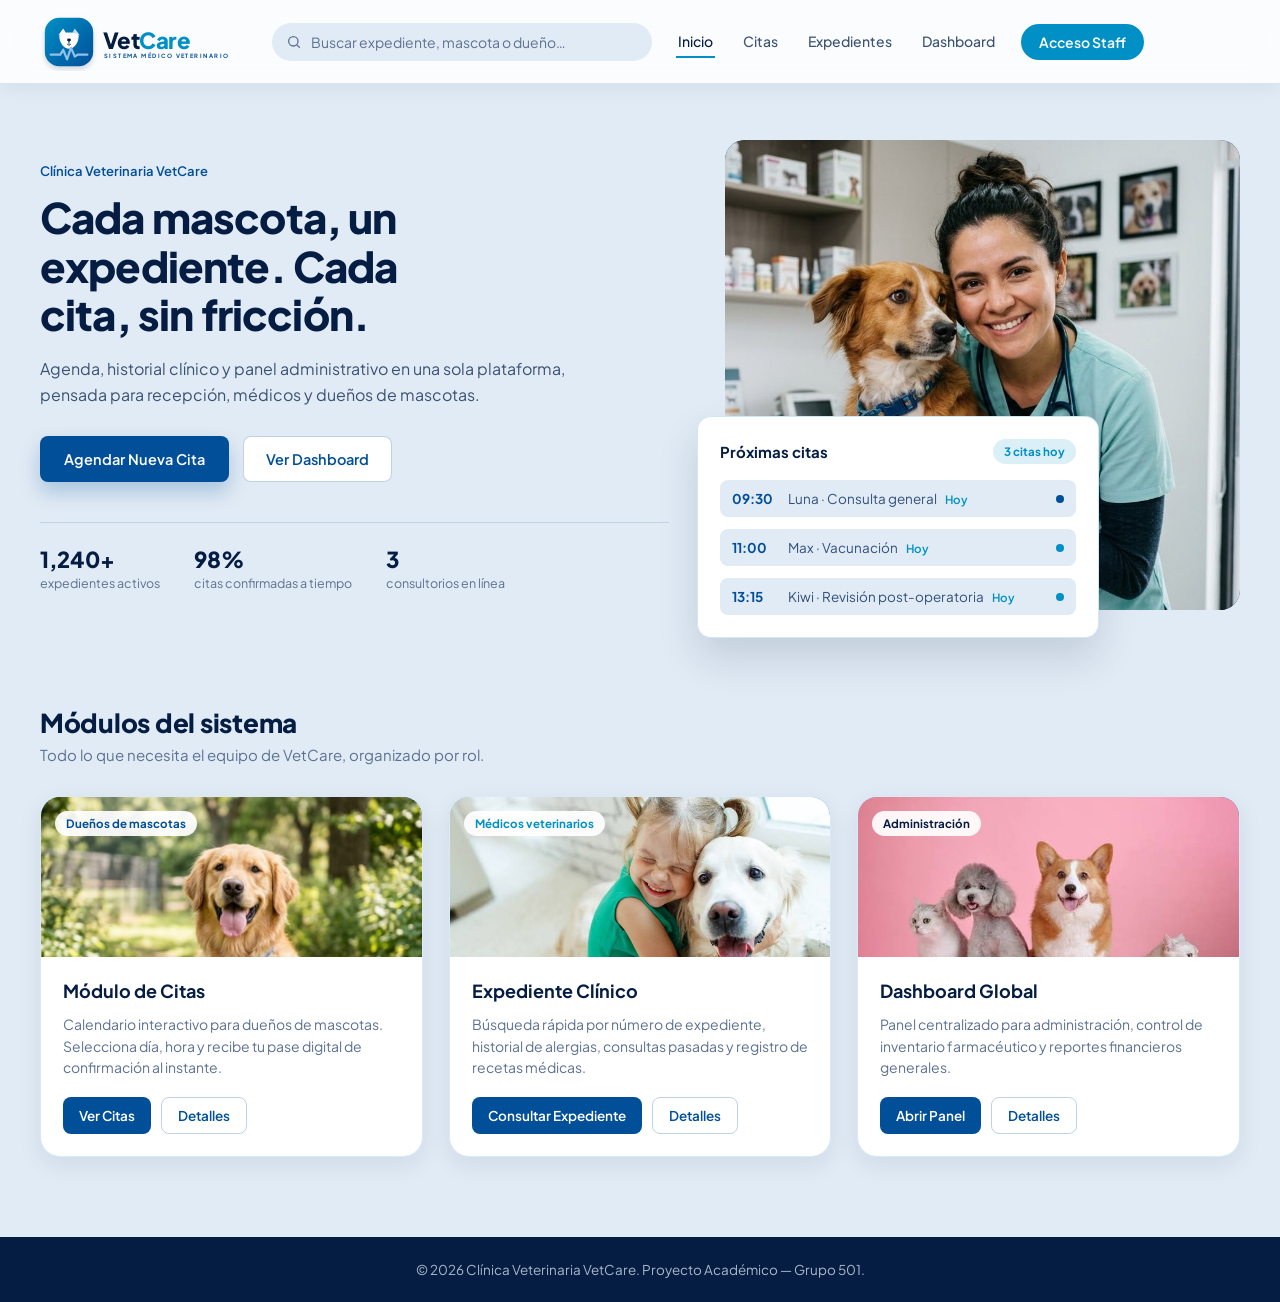
<file: index.html>
<!DOCTYPE html>
<html lang="es">
<head>
<meta charset="UTF-8">
<meta name="viewport" content="width=device-width, initial-scale=1.0">
<title>VetCare · Plataforma clínica veterinaria</title>
<link rel="icon" href="assets/favicon.svg" type="image/svg+xml">
<link rel="stylesheet" href="style.css">
<link rel="preconnect" href="https://fonts.googleapis.com">
<link rel="preconnect" href="https://fonts.gstatic.com" crossorigin>
<link href="https://fonts.googleapis.com/css2?family=Plus+Jakarta+Sans:wght@400;500;600;700;800&display=swap" rel="stylesheet">
</head>
<body data-page="inicio">

<div id="site-header"></div>

<main class="main-container">

  <section class="hero-section" id="inicio">
    <div class="hero-content">
      <span class="hero-eyebrow">Clínica Veterinaria VetCare</span>
      <h1>Cada mascota, un expediente. Cada cita, sin fricción.</h1>
      <p>Agenda, historial clínico y panel administrativo en una sola plataforma, pensada para recepción, médicos y dueños de mascotas.</p>
      <div class="hero-actions">
        <a href="citas.html" class="hero-btn" id="scheduleBtn">Agendar Nueva Cita</a>
        <a href="dashboard.html" class="hero-btn-secondary">Ver Dashboard</a>
      </div>
      <div class="hero-metrics">
        <div class="metric"><strong>1,240+</strong><span>expedientes activos</span></div>
        <div class="metric"><strong>98%</strong><span>citas confirmadas a tiempo</span></div>
        <div class="metric"><strong>3</strong><span>consultorios en línea</span></div>
      </div>
    </div>

    <div class="hero-visual">
      <img src="assets/veterinaria.jpeg" alt="Veterinaria abrazando a un perro en el consultorio" class="hero-visual-img" onerror="this.style.display='none'">
      <div class="hero-preview-card">
        <div class="preview-header">
          <span class="preview-title">Próximas citas</span>
          <span class="badge badge-cyan" id="agendaCount"></span>
        </div>
        <ul class="preview-list" id="agendaHoy"></ul>
      </div>
    </div>
  </section>

  <section class="modules-section" id="modulos">
    <div class="section-heading">
      <h2>Módulos del sistema</h2>
      <p>Todo lo que necesita el equipo de VetCare, organizado por rol.</p>
    </div>

    <div class="cards-grid" id="cardsGrid">

      <article class="card" data-keywords="citas calendario agenda reservar horario">
        <div class="card-media">
          <img src="assets/luna.jpeg" alt="Golden retriever sentado en un parque" onerror="this.style.display='none'">
          <span class="badge badge-blue card-badge">Dueños de mascotas</span>
        </div>
        <div class="card-body">
          <h3>Módulo de Citas</h3>
          <p>Calendario interactivo para dueños de mascotas. Selecciona día, hora y recibe tu pase digital de confirmación al instante.</p>
          <div class="card-actions">
            <button class="card-btn card-btn-primary" data-href="citas.html">Ver Citas</button>
            <button class="card-btn card-btn-secondary" data-info="Agenda una cita, filtra por estado y confírmala o cancélala.">Detalles</button>
          </div>
        </div>
      </article>

      <article class="card" data-keywords="expediente historial alergias recetas consultas">
        <div class="card-media">
          <img src="assets/perro2.jpeg" alt="Niña abrazando a su perro" onerror="this.style.display='none'">
          <span class="badge badge-cyan card-badge">Médicos veterinarios</span>
        </div>
        <div class="card-body">
          <h3>Expediente Clínico</h3>
          <p>Búsqueda rápida por número de expediente, historial de alergias, consultas pasadas y registro de recetas médicas.</p>
          <div class="card-actions">
            <button class="card-btn card-btn-primary" data-href="expedientes.html">Consultar Expediente</button>
            <button class="card-btn card-btn-secondary" data-info="Busca por mascota, dueño o ID y revisa vacunas, alergias y recetas.">Detalles</button>
          </div>
        </div>
      </article>

      <article class="card" data-keywords="dashboard panel administracion inventario reportes financieros">
        <div class="card-media">
          <img src="assets/perro3.jpeg" alt="Perros y gatos de la clínica" onerror="this.style.display='none'">
          <span class="badge badge-navy card-badge">Administración</span>
        </div>
        <div class="card-body">
          <h3>Dashboard Global</h3>
          <p>Panel centralizado para administración, control de inventario farmacéutico y reportes financieros generales.</p>
          <div class="card-actions">
            <button class="card-btn card-btn-primary" data-href="dashboard.html">Abrir Panel</button>
            <button class="card-btn card-btn-secondary" data-info="Requiere iniciar sesión en Acceso Staff. Incluye métricas e inventario.">Detalles</button>
          </div>
        </div>
      </article>

    </div>

    <p class="no-results" id="noResults" hidden>No se encontraron módulos que coincidan con tu búsqueda.</p>
  </section>

</main>

<footer class="footer">
  <p>&copy; 2026 Clínica Veterinaria VetCare. Proyecto Académico — Grupo 501.</p>
</footer>

<div class="toast" id="toast"></div>

<script src="app.js"></script>
</body>
</html>
</file>
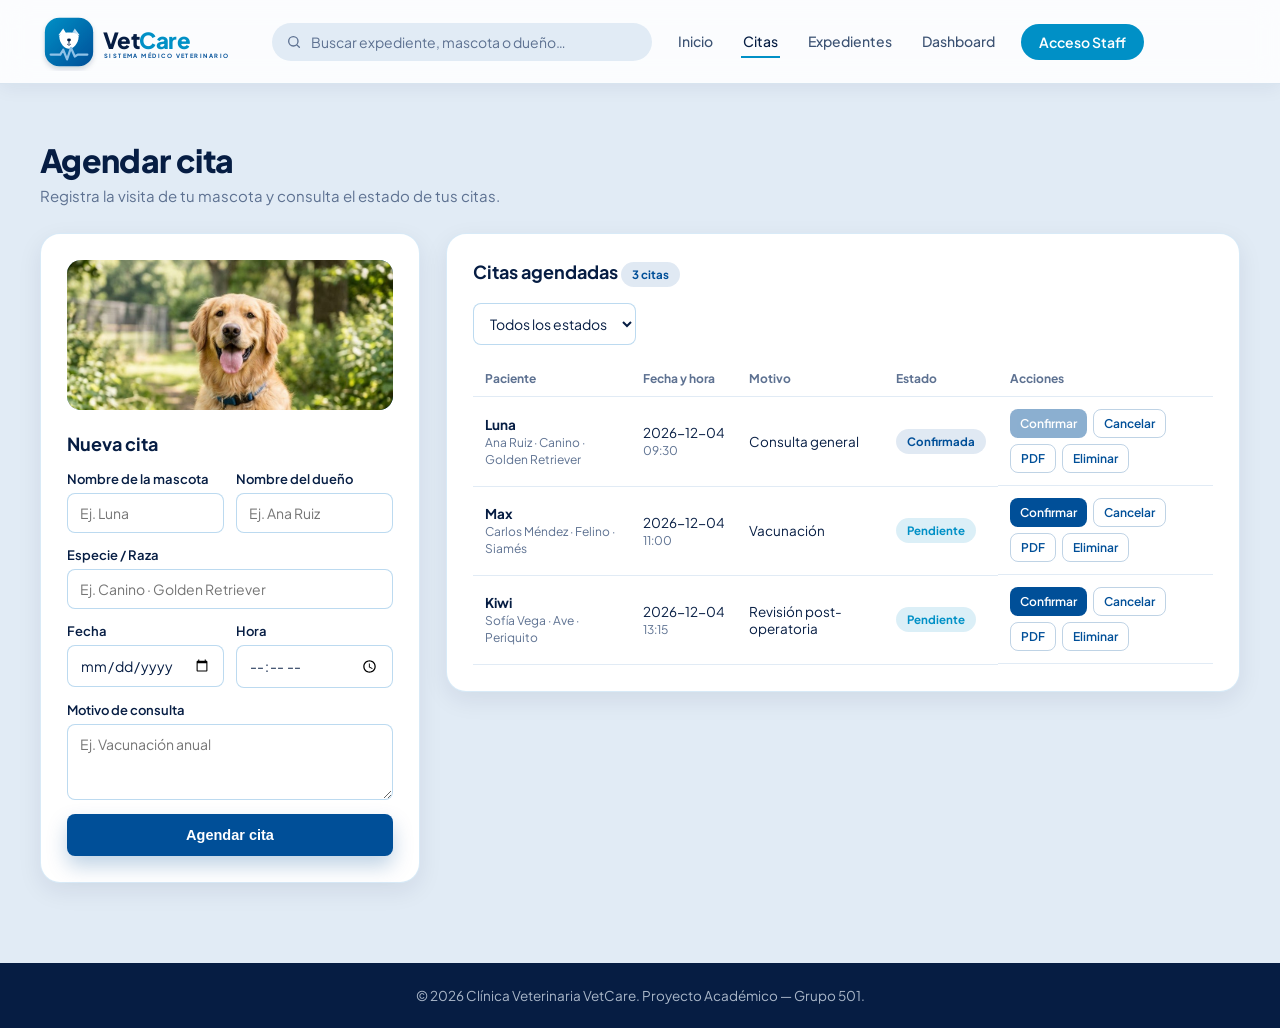
<file: citas.html>
<!DOCTYPE html>
<html lang="es">
<head>
<meta charset="UTF-8">
<meta name="viewport" content="width=device-width, initial-scale=1.0">
<title>Citas · VetCare</title>
<link rel="icon" href="assets/favicon.svg" type="image/svg+xml">
<link rel="stylesheet" href="style.css">
<link rel="stylesheet" href="pages.css">
<link rel="preconnect" href="https://fonts.googleapis.com">
<link rel="preconnect" href="https://fonts.gstatic.com" crossorigin>
<link href="https://fonts.googleapis.com/css2?family=Plus+Jakarta+Sans:wght@400;500;600;700;800&display=swap" rel="stylesheet">
</head>
<body data-page="citas">

<div id="site-header"></div>

<main class="main-container">
  <div class="page-head">
    <div>
      <h1>Agendar cita</h1>
      <p>Registra la visita de tu mascota y consulta el estado de tus citas.</p>
    </div>
  </div>

  <div class="grid-2">
    <section class="panel">
      <img src="assets/luna.jpeg" alt="Mascotas de la clínica" class="panel-img" onerror="this.style.display='none'">
      <h2>Nueva cita</h2>
      <form class="form" id="citaForm">
        <div class="row">
          <label>Nombre de la mascota
            <input type="text" name="mascota" placeholder="Ej. Luna" required>
          </label>
          <label>Nombre del dueño
            <input type="text" name="dueno" placeholder="Ej. Ana Ruiz" required>
          </label>
        </div>
        <label>Especie / Raza
          <input type="text" name="especie" placeholder="Ej. Canino · Golden Retriever" required>
        </label>
        <div class="row">
          <label>Fecha
            <input type="date" name="fecha" required>
          </label>
          <label>Hora
            <input type="time" name="hora" min="08:00" max="19:00" required>
          </label>
        </div>
        <label>Motivo de consulta
          <textarea name="motivo" rows="3" placeholder="Ej. Vacunación anual" required></textarea>
        </label>
        <button type="submit" class="hero-btn">Agendar cita</button>
      </form>
      <div class="cita-ok" id="citaOk" role="status" hidden></div>
    </section>

    <section class="panel">
      <h2>Citas agendadas <span class="badge badge-blue" id="citasCount"></span></h2>
      <div class="toolbar">
        <select id="filtroEstado" aria-label="Filtrar por estado">
          <option value="">Todos los estados</option>
          <option value="Pendiente">Pendiente</option>
          <option value="Confirmada">Confirmada</option>
          <option value="Cancelada">Cancelada</option>
        </select>
      </div>
      <div class="table-wrap">
        <table>
          <thead><tr><th>Paciente</th><th>Fecha y hora</th><th>Motivo</th><th>Estado</th><th>Acciones</th></tr></thead>
          <tbody id="citasBody"></tbody>
        </table>
      </div>
    </section>
  </div>
</main>

<footer class="footer">
  <p>&copy; 2026 Clínica Veterinaria VetCare. Proyecto Académico — Grupo 501.</p>
</footer>

<div class="toast" id="toast"></div>
<script defer src="vendor/jspdf.umd.min.js"></script>
<script src="app.js"></script>
</body>
</html>
</file>
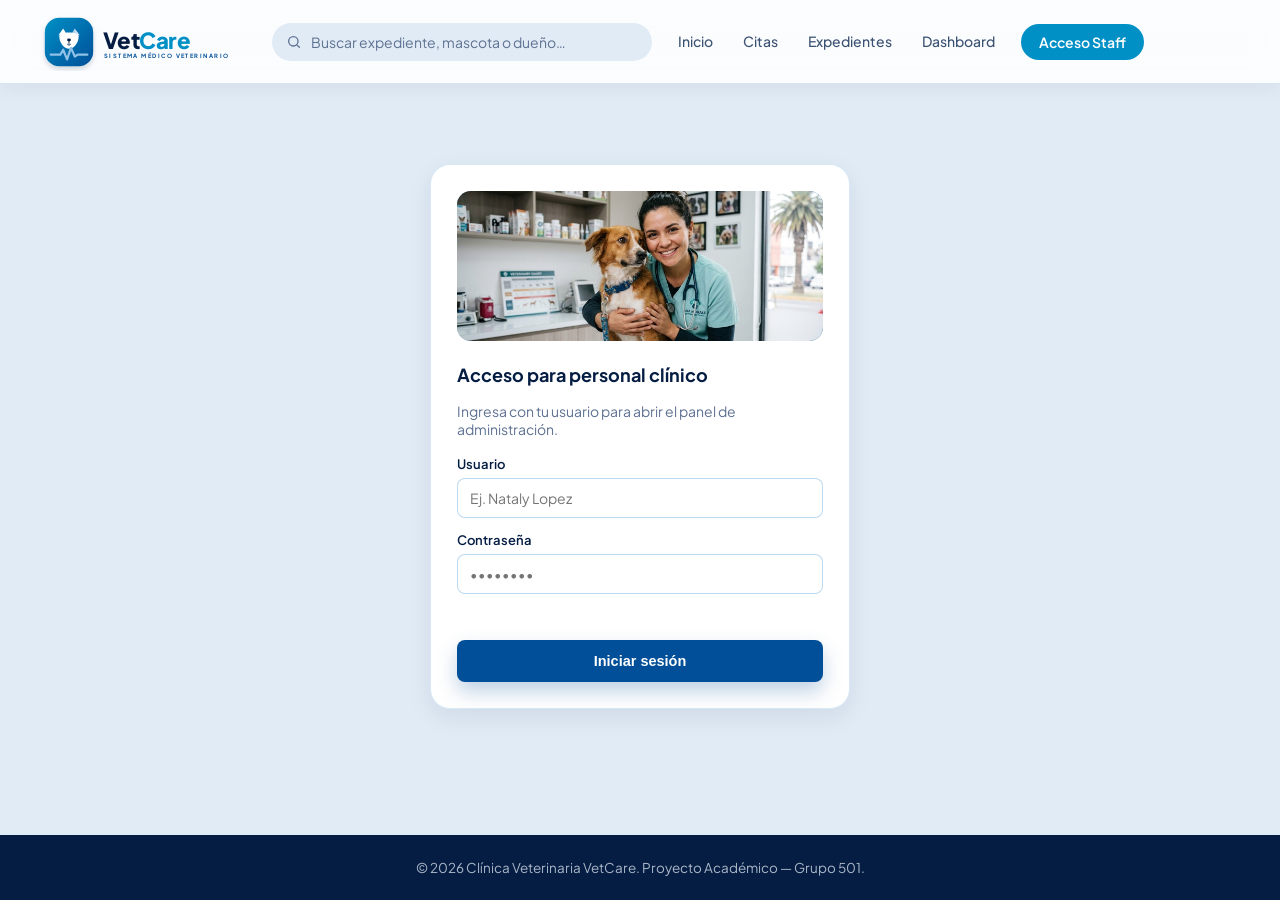
<file: dashboard.html>
<!DOCTYPE html>
<html lang="es">
<head>
<meta charset="UTF-8">
<meta name="viewport" content="width=device-width, initial-scale=1.0">
<title>Dashboard · VetCare</title>
<link rel="icon" href="assets/favicon.svg" type="image/svg+xml">
<link rel="stylesheet" href="style.css">
<link rel="stylesheet" href="pages.css">
<link rel="preconnect" href="https://fonts.googleapis.com">
<link rel="preconnect" href="https://fonts.gstatic.com" crossorigin>
<link href="https://fonts.googleapis.com/css2?family=Plus+Jakarta+Sans:wght@400;500;600;700;800&display=swap" rel="stylesheet">
</head>
<body data-page="dashboard">

<div id="site-header"></div>

<main class="main-container">
  <div class="page-head">
    <div>
      <h1>Panel de administración</h1>
      <p>Resumen del día e inventario farmacéutico.</p>
    </div>
    <button class="card-btn card-btn-secondary" id="logout">Cerrar sesión</button>
  </div>

  <div class="stats">
    <article class="panel stat"><span>Pacientes atendidos hoy</span><strong id="mPacientes">0</strong><span class="badge badge-blue">Consultas del día</span></article>
    <article class="panel stat"><span>Ingresos del día</span><strong id="mIngresos">$0</strong><span class="badge badge-cyan">Estimado</span></article>
    <article class="panel stat"><span>Medicamentos por agotar</span><strong id="mAgotar">0</strong><span class="badge badge-navy">Requieren reabasto</span></article>
  </div>

  <div class="grid-2" style="grid-template-columns: 1.4fr 1fr; margin-bottom: 26px;">
    <section class="panel">
      <h2>Consultas de la última semana</h2>
      <div class="chart" id="chart"></div>
    </section>
    <section class="panel">
      <h2>Agenda: hoy y próximas</h2>
      <ul class="recent" id="recent"></ul>
    </section>
  </div>

  <section class="panel">
    <h2>Inventario farmacéutico</h2>
    <div class="toolbar">
      <input type="text" id="invSearch" placeholder="Buscar producto…" autocomplete="off" aria-label="Buscar producto">
      <select id="invEstado" aria-label="Filtrar por estado">
        <option value="">Todos los estados</option>
        <option value="Óptimo">Óptimo</option>
        <option value="Por reabastecer">Por reabastecer</option>
        <option value="Agotado">Agotado</option>
      </select>
    </div>
    <div class="table-wrap">
      <table>
        <thead><tr><th>Producto</th><th>Stock disponible</th><th>Estado de reabastecimiento</th><th>Acción</th></tr></thead>
        <tbody id="invBody"></tbody>
      </table>
    </div>
  </section>
</main>

<footer class="footer">
  <p>&copy; 2026 Clínica Veterinaria VetCare. Proyecto Académico — Grupo 501.</p>
</footer>

<div class="toast" id="toast"></div>
<script src="app.js"></script>
</body>
</html>
</file>
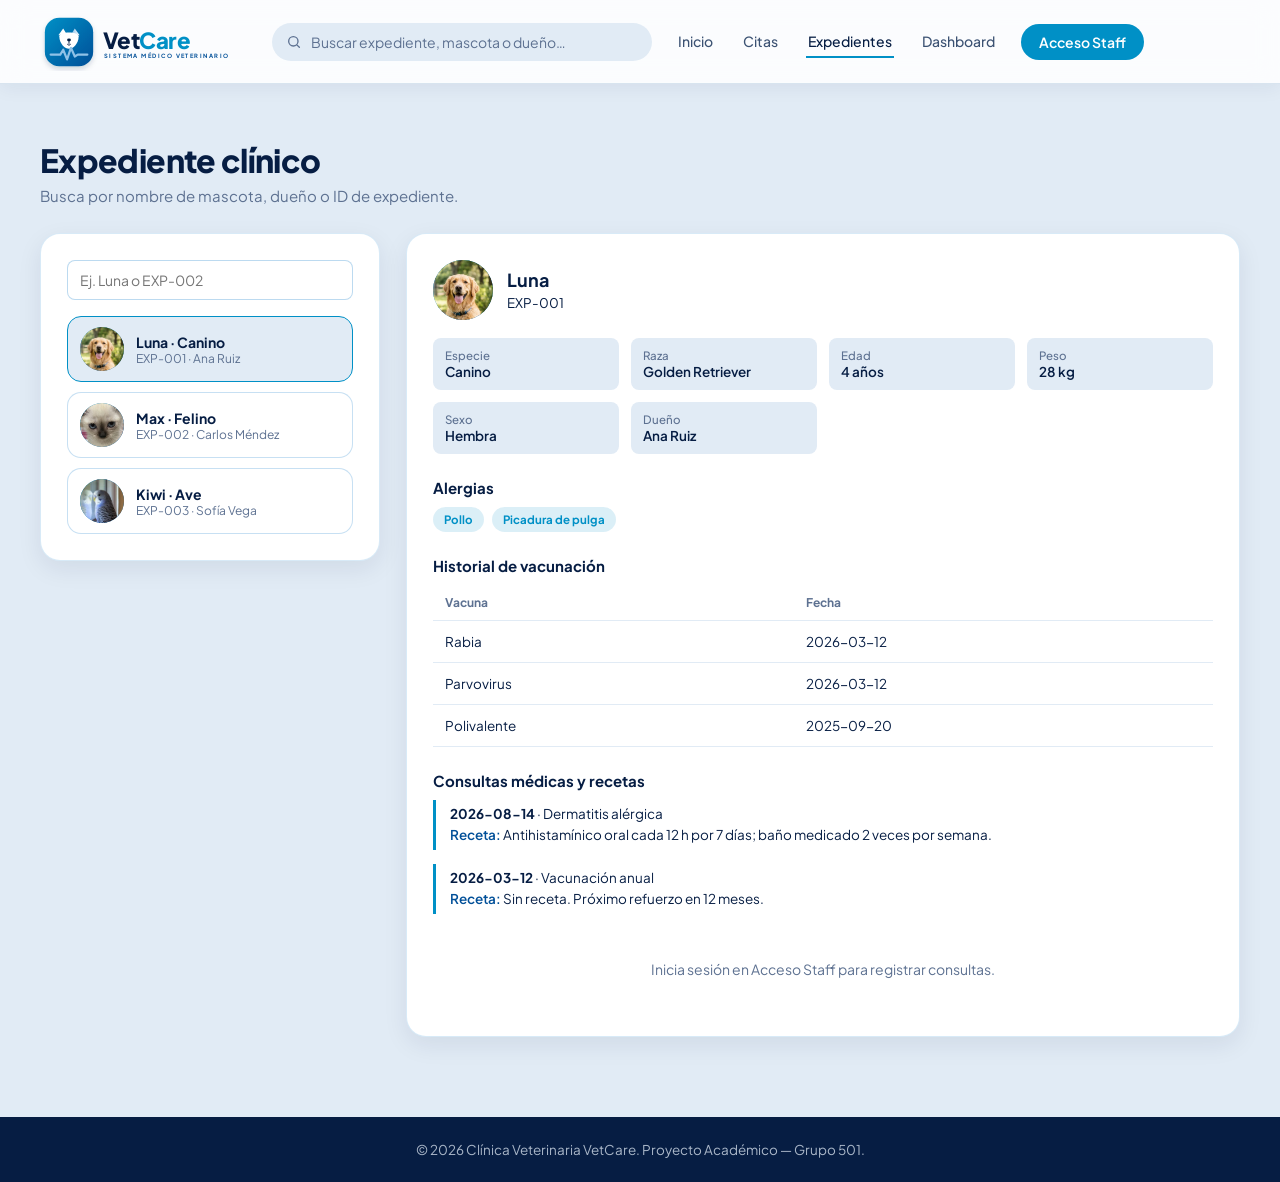
<file: expedientes.html>
<!DOCTYPE html>
<html lang="es">
<head>
<meta charset="UTF-8">
<meta name="viewport" content="width=device-width, initial-scale=1.0">
<title>Expedientes · VetCare</title>
<link rel="icon" href="assets/favicon.svg" type="image/svg+xml">
<link rel="stylesheet" href="style.css">
<link rel="stylesheet" href="pages.css">
<link rel="preconnect" href="https://fonts.googleapis.com">
<link rel="preconnect" href="https://fonts.gstatic.com" crossorigin>
<link href="https://fonts.googleapis.com/css2?family=Plus+Jakarta+Sans:wght@400;500;600;700;800&display=swap" rel="stylesheet">
</head>
<body data-page="expedientes">

<div id="site-header"></div>

<main class="main-container">
  <div class="page-head">
    <div>
      <h1>Expediente clínico</h1>
      <p>Busca por nombre de mascota, dueño o ID de expediente.</p>
    </div>
  </div>

  <div class="grid-2" style="grid-template-columns: 340px 1fr;">
    <section class="panel">
      <div class="toolbar">
        <input type="text" id="expSearch" placeholder="Ej. Luna o EXP-002" autocomplete="off" aria-label="Buscar expediente">
      </div>
      <div class="exp-list" id="expList"></div>
    </section>

    <section class="panel detail" id="expDetail"></section>
  </div>
</main>

<footer class="footer">
  <p>&copy; 2026 Clínica Veterinaria VetCare. Proyecto Académico — Grupo 501.</p>
</footer>

<div class="toast" id="toast"></div>
<script src="app.js"></script>
</body>
</html>
</file>
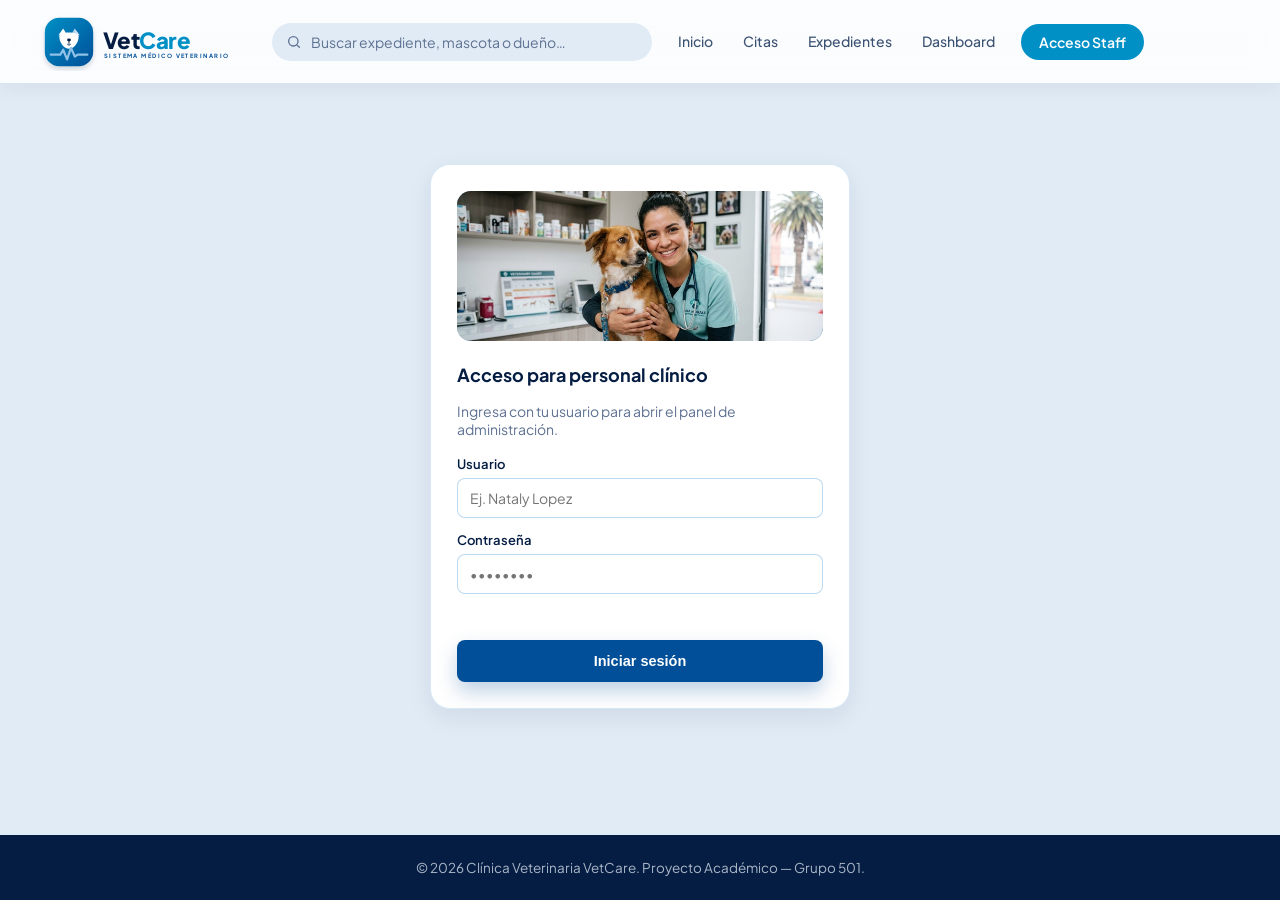
<file: staff.html>
<!DOCTYPE html>
<html lang="es">
<head>
<meta charset="UTF-8">
<meta name="viewport" content="width=device-width, initial-scale=1.0">
<title>Acceso Staff · VetCare</title>
<link rel="icon" href="assets/favicon.svg" type="image/svg+xml">
<link rel="stylesheet" href="style.css">
<link rel="stylesheet" href="pages.css">
<link rel="preconnect" href="https://fonts.googleapis.com">
<link rel="preconnect" href="https://fonts.gstatic.com" crossorigin>
<link href="https://fonts.googleapis.com/css2?family=Plus+Jakarta+Sans:wght@400;500;600;700;800&display=swap" rel="stylesheet">
</head>
<body data-page="staff">

<div id="site-header"></div>

<main class="main-container">
  <section class="panel login-card">
    <img src="assets/veterinaria.jpeg" alt="Veterinaria de VetCare con un perro" class="panel-img staff-photo" onerror="this.style.display='none'">
    <h2>Acceso para personal clínico</h2>
    <p style="color:#5d7191;font-size:14px;margin-bottom:18px;">Ingresa con tu usuario para abrir el panel de administración.</p>
    <form class="form" id="loginForm">
      <label>Usuario
        <input type="text" id="user" placeholder="Ej. Nataly Lopez" autocomplete="username" required>
      </label>
      <label>Contraseña
        <input type="password" id="pass" placeholder="••••••••" autocomplete="current-password" required>
      </label>
      <p class="form-error" id="loginError"></p>
      <button type="submit" class="hero-btn">Iniciar sesión</button>
    </form>
  </section>
</main>

<footer class="footer">
  <p>&copy; 2026 Clínica Veterinaria VetCare. Proyecto Académico — Grupo 501.</p>
</footer>

<div class="toast" id="toast"></div>
<script src="staff-auth.js"></script>
<script src="app.js"></script>
</body>
</html>
</file>
<file: style.css>
/* ============================================================
   VARIABLES · PALETA VETCARE
   ============================================================ */
:root {
  --azul-marino: #061D43;
  --azul-real: #004F98;
  --azul-cian: #0090C6;
  --azul-claro: #90C2E7;
  --azul-hielo: #E1EBF5;
  --blanco: #FFFFFF;

  --font-base: 'Plus Jakarta Sans', 'Inter', sans-serif;
  --radius-sm: 8px;
  --radius-md: 14px;
  --radius-lg: 20px;
  --shadow-soft: 0 8px 24px rgba(6, 29, 67, 0.08);
  --shadow-lift: 0 20px 40px rgba(6, 29, 67, 0.14);
  --transition: 0.22s ease;
}

* { margin: 0; padding: 0; box-sizing: border-box; }

html { scroll-behavior: smooth; }

body {
  font-family: var(--font-base);
  background-color: var(--azul-hielo);
  color: var(--azul-marino);
  display: flex;
  flex-direction: column;
  min-height: 100vh;
  -webkit-font-smoothing: antialiased;
}

a { color: inherit; }

/* ============================================================
   HEADER — GLASSMORPHISM
   ============================================================ */
.header {
  position: sticky;
  top: 0;
  z-index: 1000;
  display: flex;
  align-items: center;
  gap: 24px;
  padding: 0 40px;
  height: 74px;
  background: rgba(6, 29, 67, 0.72);
  backdrop-filter: blur(14px);
  -webkit-backdrop-filter: blur(14px);
  border-bottom: 1px solid rgba(144, 194, 231, 0.18);
}

.logo-container {
  display: flex;
  align-items: center;
  gap: 10px;
  flex-shrink: 0;
}

.logo-mark {
  display: grid;
  place-items: center;
  width: 32px;
  height: 32px;
  border-radius: 9px;
  background: linear-gradient(135deg, var(--azul-cian), var(--azul-real));
  color: var(--blanco);
  font-weight: 800;
  font-size: 15px;
}

.logo-text {
  font-size: 19px;
  font-weight: 700;
  color: var(--blanco);
  letter-spacing: -0.01em;
}

.search-container {
  flex: 1;
  max-width: 380px;
  position: relative;
  display: flex;
  align-items: center;
}

.search-icon {
  position: absolute;
  left: 14px;
  color: rgba(225, 235, 245, 0.55);
  pointer-events: none;
}

.search-input {
  width: 100%;
  padding: 9px 14px 9px 38px;
  border-radius: 999px;
  border: 1px solid rgba(144, 194, 231, 0.3);
  background: rgba(255, 255, 255, 0.08);
  color: var(--blanco);
  font-family: var(--font-base);
  font-size: 14px;
  outline: none;
  transition: border-color var(--transition), background var(--transition);
}

.search-input::placeholder { color: rgba(225, 235, 245, 0.5); }

.search-input:focus {
  border-color: var(--azul-cian);
  background: rgba(255, 255, 255, 0.14);
}

.nav-links {
  display: flex;
  gap: 26px;
  flex-shrink: 0;
}

.nav-link {
  text-decoration: none;
  color: rgba(225, 235, 245, 0.75);
  font-size: 14px;
  font-weight: 500;
  padding: 6px 2px;
  border-bottom: 2px solid transparent;
  transition: color var(--transition), border-color var(--transition);
}

.nav-link:hover { color: var(--blanco); }

.nav-link.active {
  color: var(--blanco);
  border-bottom-color: var(--azul-cian);
}

.cta-button {
  flex-shrink: 0;
  background: var(--azul-cian);
  color: var(--blanco);
  border: none;
  padding: 9px 18px;
  border-radius: 999px;
  font-family: var(--font-base);
  font-size: 14px;
  font-weight: 600;
  cursor: pointer;
  transition: background var(--transition), transform var(--transition);
}

.cta-button:hover { background: #00a8dc; transform: translateY(-1px); }
.cta-button:active { transform: translateY(0); }

/* ============================================================
   MAIN LAYOUT
   ============================================================ */
.main-container {
  max-width: 1280px;
  margin: 0 auto;
  padding: 56px 40px 80px;
  flex: 1;
  width: 100%;
}

/* ============================================================
   HERO
   ============================================================ */
.hero-section {
  display: grid;
  grid-template-columns: 1.1fr 0.9fr;
  gap: 56px;
  align-items: center;
  margin-bottom: 96px;
}

.hero-eyebrow {
  display: inline-block;
  font-size: 13px;
  font-weight: 600;
  color: var(--azul-real);
  margin-bottom: 14px;
}

.hero-content h1 {
  font-size: 42px;
  line-height: 1.15;
  font-weight: 800;
  color: var(--azul-marino);
  letter-spacing: -0.02em;
  margin-bottom: 18px;
  max-width: 15ch;
}

.hero-content p {
  font-size: 16px;
  color: #3c5273;
  line-height: 1.6;
  max-width: 46ch;
  margin-bottom: 28px;
}

.hero-actions {
  display: flex;
  gap: 14px;
  margin-bottom: 40px;
  flex-wrap: wrap;
}

.hero-btn {
  display: inline-flex;
  align-items: center;
  background: var(--azul-real);
  color: var(--blanco);
  padding: 13px 24px;
  border-radius: var(--radius-sm);
  text-decoration: none;
  font-weight: 600;
  font-size: 14.5px;
  border: none;
  cursor: pointer;
  box-shadow: 0 10px 20px rgba(0, 79, 152, 0.25);
  transition: background var(--transition), transform var(--transition);
}

.hero-btn:hover { background: var(--azul-cian); transform: translateY(-2px); }

.hero-btn-secondary {
  display: inline-flex;
  align-items: center;
  color: var(--azul-real);
  padding: 13px 22px;
  border-radius: var(--radius-sm);
  text-decoration: none;
  font-weight: 600;
  font-size: 14.5px;
  border: 1px solid rgba(0, 79, 152, 0.25);
  background: var(--blanco);
  transition: border-color var(--transition), background var(--transition);
}

.hero-btn-secondary:hover {
  border-color: var(--azul-real);
  background: var(--azul-hielo);
}

.hero-metrics {
  display: flex;
  gap: 34px;
  border-top: 1px solid rgba(0, 79, 152, 0.15);
  padding-top: 22px;
}

.metric { display: flex; flex-direction: column; gap: 2px; }

.metric strong {
  font-size: 22px;
  font-weight: 800;
  color: var(--azul-marino);
}

.metric span {
  font-size: 12.5px;
  color: #5d7191;
}

/* --- Hero visual --- */
.hero-visual {
  position: relative;
  min-height: 340px;
}

.hero-visual-img {
  width: 100%;
  height: 100%;
  min-height: 340px;
  object-fit: cover;
  border-radius: var(--radius-lg);
  position: absolute;
  inset: 0;
  background: linear-gradient(160deg, var(--azul-real), var(--azul-marino));
}

.hero-preview-card {
  position: relative;
  z-index: 2;
  margin-left: auto;
  width: 84%;
  top: 40px;
  background: var(--blanco);
  border-radius: var(--radius-md);
  box-shadow: var(--shadow-lift);
  padding: 22px;
  border: 1px solid rgba(144, 194, 231, 0.4);
}

.preview-header {
  display: flex;
  justify-content: space-between;
  align-items: center;
  margin-bottom: 16px;
}

.preview-title {
  font-weight: 700;
  font-size: 15px;
  color: var(--azul-marino);
}

.preview-list {
  list-style: none;
  display: flex;
  flex-direction: column;
  gap: 12px;
}

.preview-list li {
  display: flex;
  align-items: center;
  gap: 12px;
  padding: 10px 12px;
  border-radius: var(--radius-sm);
  background: var(--azul-hielo);
  font-size: 13.5px;
}

.preview-time {
  font-weight: 700;
  color: var(--azul-real);
  width: 44px;
  flex-shrink: 0;
}

.preview-pet { flex: 1; color: #33507a; }

.dot { width: 8px; height: 8px; border-radius: 50%; flex-shrink: 0; }
.dot-blue { background: var(--azul-real); }
.dot-cyan { background: var(--azul-cian); }
.dot-light { background: var(--azul-claro); }

/* Badges */
.badge {
  display: inline-flex;
  align-items: center;
  font-size: 11.5px;
  font-weight: 700;
  padding: 5px 11px;
  border-radius: 999px;
}

.badge-cyan { background: rgba(0, 144, 198, 0.14); color: var(--azul-cian); }
.badge-blue { background: rgba(0, 79, 152, 0.12); color: var(--azul-real); }
.badge-navy { background: rgba(6, 29, 67, 0.1); color: var(--azul-marino); }

/* ============================================================
   MODULES / CARDS
   ============================================================ */
.section-heading { margin-bottom: 32px; }

.section-heading h2 {
  font-size: 26px;
  font-weight: 800;
  color: var(--azul-marino);
  letter-spacing: -0.01em;
  margin-bottom: 6px;
}

.section-heading p { color: #5d7191; font-size: 15px; }

.cards-grid {
  display: grid;
  grid-template-columns: repeat(auto-fit, minmax(300px, 1fr));
  gap: 26px;
}

.card {
  background: var(--blanco);
  border-radius: var(--radius-lg);
  overflow: hidden;
  border: 1px solid rgba(144, 194, 231, 0.35);
  box-shadow: var(--shadow-soft);
  display: flex;
  flex-direction: column;
  transition: transform var(--transition), box-shadow var(--transition);
}

.card:hover {
  transform: translateY(-6px);
  box-shadow: var(--shadow-lift);
}

.card-media {
  position: relative;
  height: 160px;
  background: linear-gradient(135deg, var(--azul-claro), var(--azul-real));
}

.card-media img {
  width: 100%;
  height: 100%;
  object-fit: cover;
}

.card-badge {
  position: absolute;
  top: 14px;
  left: 14px;
  background: rgba(255, 255, 255, 0.92);
}

.card-body {
  padding: 22px;
  display: flex;
  flex-direction: column;
  gap: 12px;
  flex: 1;
}

.card h3 {
  font-size: 18px;
  font-weight: 700;
  color: var(--azul-marino);
}

.card p {
  font-size: 14px;
  color: #5d7191;
  line-height: 1.55;
  flex: 1;
}

.card-actions {
  display: flex;
  gap: 10px;
  margin-top: 6px;
}

.card-btn {
  font-family: var(--font-base);
  font-size: 13.5px;
  font-weight: 600;
  padding: 9px 16px;
  border-radius: var(--radius-sm);
  cursor: pointer;
  transition: background var(--transition), color var(--transition), border-color var(--transition);
}

.card-btn-primary {
  background: var(--azul-real);
  color: var(--blanco);
  border: none;
}

.card-btn-primary:hover { background: var(--azul-cian); }

.card-btn-secondary {
  background: transparent;
  color: var(--azul-real);
  border: 1px solid rgba(0, 79, 152, 0.25);
}

.card-btn-secondary:hover {
  background: var(--azul-hielo);
  border-color: var(--azul-real);
}

.no-results {
  text-align: center;
  color: #5d7191;
  padding: 40px 0;
  font-size: 15px;
}

/* ============================================================
   FOOTER
   ============================================================ */
.footer {
  background: var(--azul-marino);
  color: rgba(225, 235, 245, 0.75);
  text-align: center;
  padding: 24px;
  font-size: 13.5px;
}

/* ============================================================
   MODAL
   ============================================================ */
.modal-overlay {
  position: fixed;
  inset: 0;
  background: rgba(6, 29, 67, 0.55);
  backdrop-filter: blur(4px);
  display: flex;
  align-items: center;
  justify-content: center;
  z-index: 2000;
  opacity: 0;
  pointer-events: none;
  transition: opacity var(--transition);
}

.modal-overlay.open { opacity: 1; pointer-events: auto; }

.modal {
  background: var(--blanco);
  border-radius: var(--radius-lg);
  padding: 32px;
  width: min(420px, 90vw);
  position: relative;
  box-shadow: var(--shadow-lift);
  transform: translateY(12px);
  transition: transform var(--transition);
}

.modal-overlay.open .modal { transform: translateY(0); }

.modal-close {
  position: absolute;
  top: 16px;
  right: 16px;
  background: none;
  border: none;
  font-size: 22px;
  color: #5d7191;
  cursor: pointer;
  line-height: 1;
}

.modal h3 {
  font-size: 19px;
  color: var(--azul-marino);
  margin-bottom: 8px;
}

.modal p {
  font-size: 14px;
  color: #5d7191;
  margin-bottom: 20px;
}

.modal-form {
  display: flex;
  flex-direction: column;
  gap: 14px;
}

.modal-form label {
  display: flex;
  flex-direction: column;
  gap: 6px;
  font-size: 13px;
  font-weight: 600;
  color: var(--azul-marino);
}

.modal-form input {
  font-family: var(--font-base);
  padding: 10px 12px;
  border-radius: var(--radius-sm);
  border: 1px solid rgba(144, 194, 231, 0.6);
  font-size: 14px;
  outline: none;
  transition: border-color var(--transition);
}

.modal-form input:focus { border-color: var(--azul-cian); }

.modal-submit { margin-top: 4px; width: 100%; justify-content: center; }

.modal-success {
  display: flex;
  align-items: center;
  gap: 10px;
  background: var(--azul-hielo);
  color: var(--azul-real);
  font-weight: 600;
  font-size: 14px;
  padding: 14px;
  border-radius: var(--radius-sm);
  margin-top: 6px;
}

/* ============================================================
   TOAST
   ============================================================ */
.toast {
  position: fixed;
  bottom: 28px;
  left: 50%;
  transform: translate(-50%, 20px);
  background: var(--azul-marino);
  color: var(--blanco);
  padding: 12px 22px;
  border-radius: 999px;
  font-size: 13.5px;
  font-weight: 600;
  box-shadow: var(--shadow-lift);
  opacity: 0;
  pointer-events: none;
  transition: opacity var(--transition), transform var(--transition);
  z-index: 3000;
}

.toast.show { opacity: 1; transform: translate(-50%, 0); }

/* ============================================================
   RESPONSIVE
   ============================================================ */
@media (max-width: 960px) {
  .hero-section { grid-template-columns: 1fr; }
  .hero-visual { min-height: 280px; order: -1; }
  .hero-preview-card { width: 100%; top: 20px; }
}

@media (max-width: 860px) {
  .header {
    flex-wrap: wrap;
    height: auto;
    padding: 14px 24px;
    row-gap: 12px;
  }
  .search-container { order: 3; max-width: 100%; }
  .nav-links { order: 4; gap: 18px; flex-wrap: wrap; }
  .cta-button { order: 2; margin-left: auto; }
}

@media (max-width: 600px) {
  .main-container { padding: 36px 20px 60px; }
  .hero-content h1 { font-size: 30px; }
  .hero-metrics { flex-wrap: wrap; gap: 20px; }
  .nav-links { display: none; }
}

/* ============================================================
   HEADER CLARO (el logotipo nuevo usa texto azul marino)
   ============================================================ */
.header { background: rgba(255,255,255,.86); border-bottom: 1px solid rgba(0,79,152,.14); box-shadow: 0 4px 18px rgba(6,29,67,.06); height: 84px; }
.logo-svg { display: block; height: 58px; width: auto; aspect-ratio: 430 / 120; }
.search-icon { color: #5d7191; }
.search-input { background: var(--azul-hielo); border-color: transparent; color: var(--azul-marino); }
.search-input::placeholder { color: #5d7191; }
.search-input:focus { background: #fff; border-color: var(--azul-cian); }
.nav-link { color: #3c5273; }
.nav-link:hover, .nav-link.active { color: var(--azul-marino); }
.nav-links { display: flex !important; overflow-x: auto; }
.cta-button { text-decoration: none; display: inline-block; }
.card-btn:disabled { opacity: .45; cursor: not-allowed; }
:focus-visible { outline: 2px solid var(--azul-cian); outline-offset: 2px; }
.no-results a { color: var(--azul-real); font-weight: 600; }
@media (max-width: 860px) { .header { height: auto; } .logo-svg { height: 46px; } }
@media (prefers-reduced-motion: reduce) { * { transition: none !important; scroll-behavior: auto !important; } }

/* Tarjeta de agenda: al pie de la foto para no tapar la mascota */
.hero-preview-card { position: absolute; top: auto; bottom: -28px; left: -28px; margin: 0; width: 78%; }
@media (max-width: 960px) { .hero-preview-card { position: relative; left: 0; bottom: auto; top: 20px; width: 100%; } }
.hero-visual, .hero-visual-img { min-height: 470px; }
@media (max-width: 960px) { .hero-visual, .hero-visual-img { min-height: 300px; } }

/* Encuadre de fotos */
.hero-visual-img { object-position: 62% 40%; }
.card-media img { object-position: 50% 32%; }
.panel-img { object-position: 50% 35%; height: 190px; }
.staff-photo { object-position: 60% 35%; }

.dia { color: #5d7191; font-size: 11.5px; font-weight: 600; margin-left: 6px; white-space: nowrap; }
.dia.hoy { color: var(--azul-cian); }
</file>
<file: pages.css>
/* VetCare · estilos de páginas internas (extiende style.css, no lo modifica) */
a.cta-button { text-decoration: none; display: inline-block; }
a.logo-container { text-decoration: none; }

.page-head { display: flex; justify-content: space-between; align-items: flex-end; gap: 16px; flex-wrap: wrap; margin-bottom: 28px; }
.page-head h1 { font-size: 32px; font-weight: 800; letter-spacing: -0.02em; margin-bottom: 6px; }
.page-head p { color: #5d7191; font-size: 15px; }

.grid-2 { display: grid; grid-template-columns: 380px 1fr; gap: 26px; align-items: start; }

.panel {
  background: var(--blanco);
  border-radius: var(--radius-lg);
  border: 1px solid rgba(144, 194, 231, 0.35);
  box-shadow: var(--shadow-soft);
  padding: 26px;
}
.panel h2 { font-size: 18px; font-weight: 700; margin-bottom: 16px; }
.panel-img {
  width: 100%; height: 150px; object-fit: cover;
  border-radius: var(--radius-md); margin-bottom: 18px;
  background: linear-gradient(135deg, var(--azul-claro), var(--azul-real));
}

/* Formularios */
.form { display: flex; flex-direction: column; gap: 14px; }
.form label { display: flex; flex-direction: column; gap: 6px; font-size: 13px; font-weight: 600; }
.form input, .form select, .form textarea, .toolbar input, .toolbar select {
  font-family: var(--font-base); padding: 10px 12px; border-radius: var(--radius-sm);
  border: 1px solid rgba(144, 194, 231, 0.6); font-size: 14px;
  color: var(--azul-marino); background: var(--blanco); outline: none;
  transition: border-color var(--transition);
}
.form input:focus, .form select:focus, .form textarea:focus,
.toolbar input:focus, .toolbar select:focus { border-color: var(--azul-cian); }
.row { display: grid; grid-template-columns: 1fr 1fr; gap: 12px; }
.form .hero-btn { justify-content: center; }
.form-error { color: var(--azul-real); font-size: 13px; font-weight: 600; min-height: 18px; }

.toolbar { display: flex; gap: 12px; flex-wrap: wrap; margin-bottom: 16px; }
.toolbar input { flex: 1; min-width: 200px; }

/* Tablas */
.table-wrap { overflow-x: auto; }
table { width: 100%; border-collapse: collapse; font-size: 13.5px; }
th { text-align: left; font-size: 12px; color: #5d7191; padding: 10px 12px; border-bottom: 1px solid var(--azul-hielo); }
td { padding: 12px; border-bottom: 1px solid var(--azul-hielo); vertical-align: middle; }
td small, .exp-item small { color: #5d7191; font-size: 12px; }
.empty { text-align: center; color: #5d7191; padding: 32px 0; font-size: 14px; }
.acts { display: flex; gap: 6px; flex-wrap: wrap; }
.card-btn.sm { padding: 6px 10px; font-size: 12px; }

/* Dashboard */
.stats { display: grid; grid-template-columns: repeat(auto-fit, minmax(220px, 1fr)); gap: 20px; margin-bottom: 26px; }
.stat strong { display: block; font-size: 30px; font-weight: 800; margin: 6px 0 2px; }
.stat span { font-size: 13px; color: #5d7191; }
.chart { display: flex; align-items: flex-end; gap: 14px; height: 180px; }
.bar { flex: 1; display: flex; flex-direction: column; align-items: center; justify-content: flex-end; gap: 6px; height: 100%; font-size: 12px; color: #5d7191; }
.bar i { display: block; width: 100%; border-radius: 8px 8px 0 0; background: linear-gradient(180deg, var(--azul-cian), var(--azul-real)); min-height: 4px; }
.bar b { color: var(--azul-marino); }
.recent { list-style: none; display: flex; flex-direction: column; gap: 10px; }
.recent li { display: flex; align-items: center; gap: 12px; padding: 10px 12px; border-radius: var(--radius-sm); background: var(--azul-hielo); font-size: 13.5px; }
.recent .preview-pet strong { color: var(--azul-marino); }

/* Expedientes */
.exp-list { display: flex; flex-direction: column; gap: 10px; }
.exp-item {
  display: flex; align-items: center; gap: 12px; padding: 10px 12px; width: 100%;
  border-radius: var(--radius-md); border: 1px solid rgba(144, 194, 231, 0.5);
  background: var(--blanco); cursor: pointer; font-family: var(--font-base);
  text-align: left; color: var(--azul-marino); font-size: 14px;
  transition: border-color var(--transition), background var(--transition);
}
.exp-item:hover, .exp-item.active { border-color: var(--azul-cian); background: var(--azul-hielo); }
.exp-item small { display: block; }
.avatar {
  position: relative; width: 44px; height: 44px; border-radius: 50%; overflow: hidden;
  display: grid; place-items: center; flex-shrink: 0; color: var(--blanco); font-weight: 800;
  background: linear-gradient(135deg, var(--azul-cian), var(--azul-real));
}
.avatar img { position: absolute; inset: 0; width: 100%; height: 100%; object-fit: cover; }
.detail-head { display: flex; align-items: center; gap: 14px; }
.detail-head .avatar { width: 60px; height: 60px; font-size: 22px; }
.detail-head h2 { margin: 0; }
.info-grid { display: grid; grid-template-columns: repeat(auto-fit, minmax(150px, 1fr)); gap: 12px; margin: 18px 0 4px; }
.info-grid div { background: var(--azul-hielo); border-radius: var(--radius-sm); padding: 10px 12px; font-size: 13.5px; font-weight: 600; }
.info-grid small { display: block; color: #5d7191; font-size: 11.5px; font-weight: 500; }
.detail h3 { font-size: 15px; margin: 24px 0 10px; }
.tags { display: flex; gap: 8px; flex-wrap: wrap; }
.consulta { border-left: 3px solid var(--azul-cian); padding: 4px 0 4px 14px; margin-bottom: 14px; font-size: 13.5px; line-height: 1.55; }
.consulta em { color: var(--azul-real); font-style: normal; font-weight: 600; }

/* Login */
.login-card { max-width: 420px; margin: 24px auto 0; }

@media (max-width: 900px) { .grid-2, .grid-2[style] { grid-template-columns: 1fr !important; } }
@media (max-width: 600px) {
  .row { grid-template-columns: 1fr; }
  .nav-links { display: flex; }
  .page-head h1 { font-size: 26px; }
}
/* Correcciones de desbordamiento en formularios y tablas */
.row > label { min-width: 0; }
.form input, .form select, .form textarea { width: 100%; min-width: 0; }
.form textarea { resize: vertical; }
.grid-2 > * { min-width: 0; }
td:nth-child(2) { white-space: nowrap; }

/* Aviso de cita agendada + comprobante PDF */
.cita-ok { display: flex; flex-direction: column; gap: 8px; margin-top: 16px; padding: 16px; border-radius: var(--radius-md); background: var(--azul-hielo); border: 1px solid var(--azul-cian); color: var(--azul-marino); font-size: 14px; }
.cita-ok[hidden] { display: none; }
.cita-ok .hero-btn { justify-content: center; width: 100%; }
</file>
